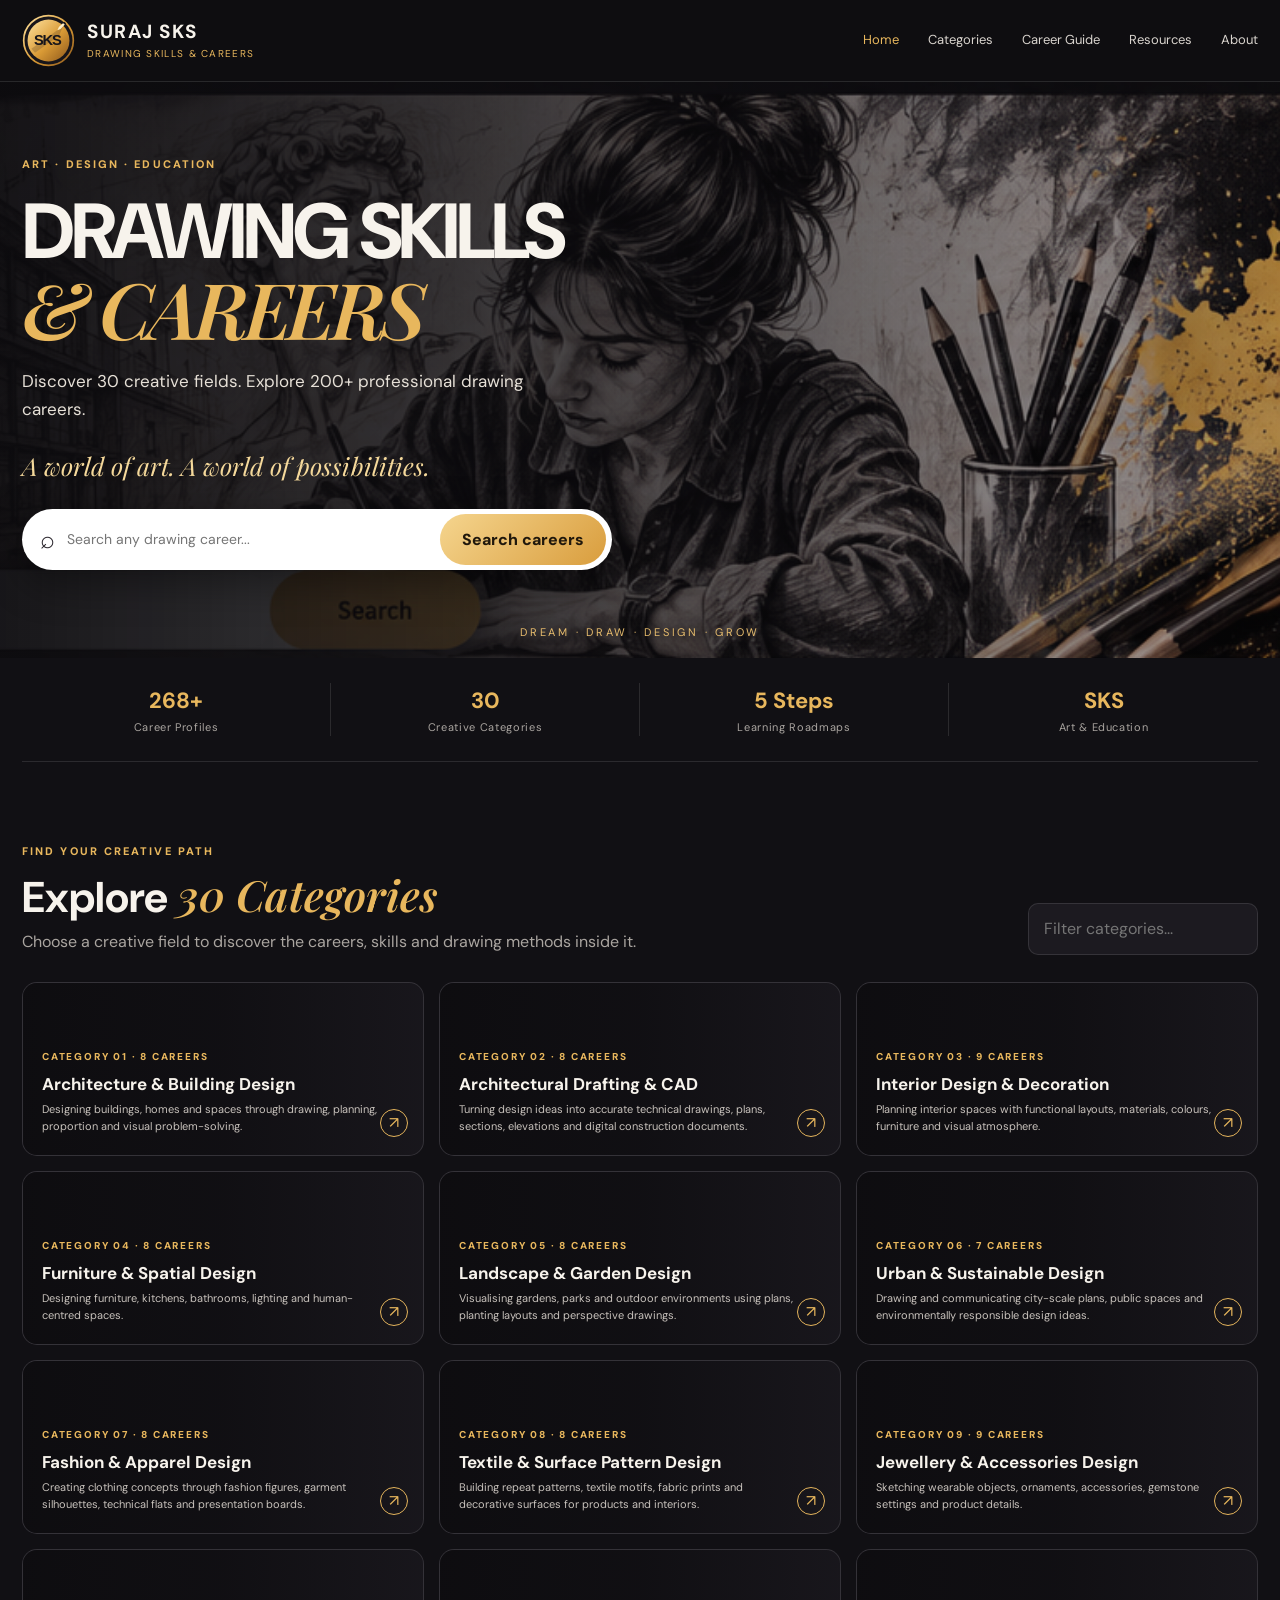
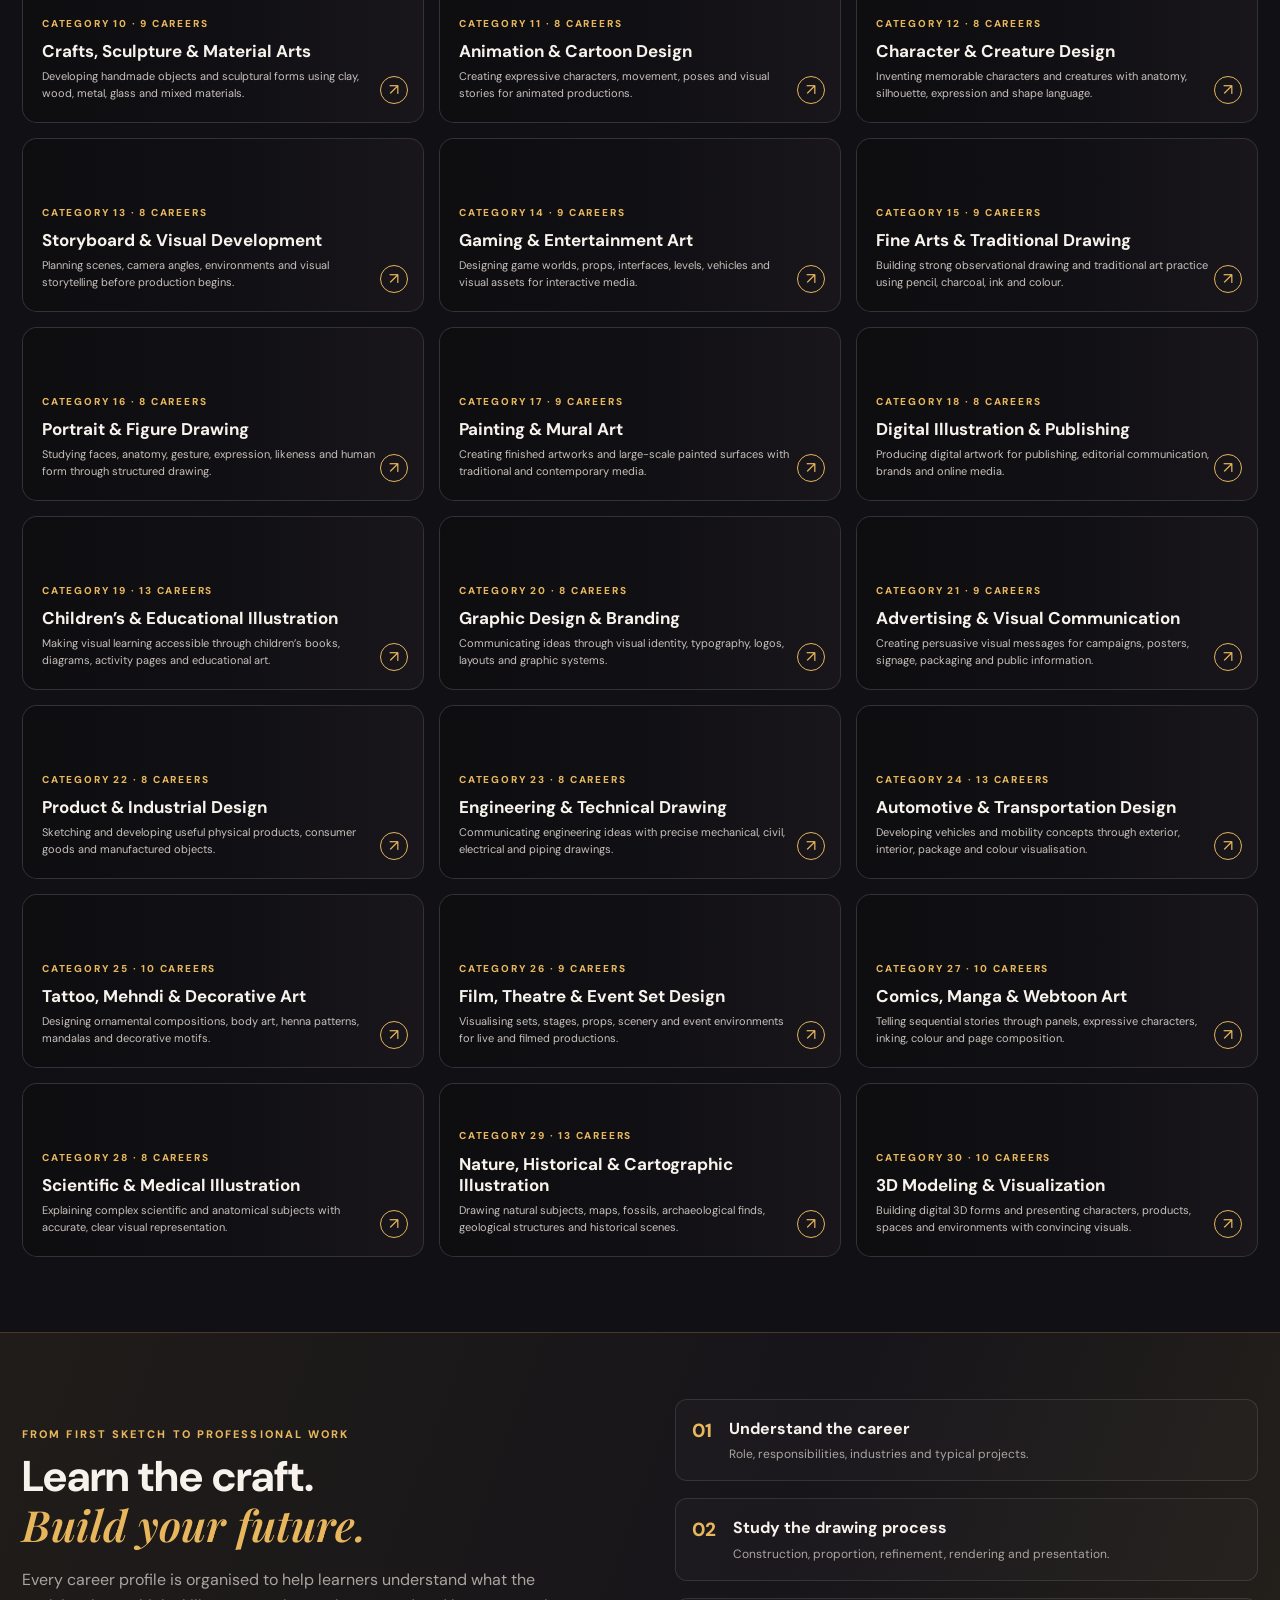
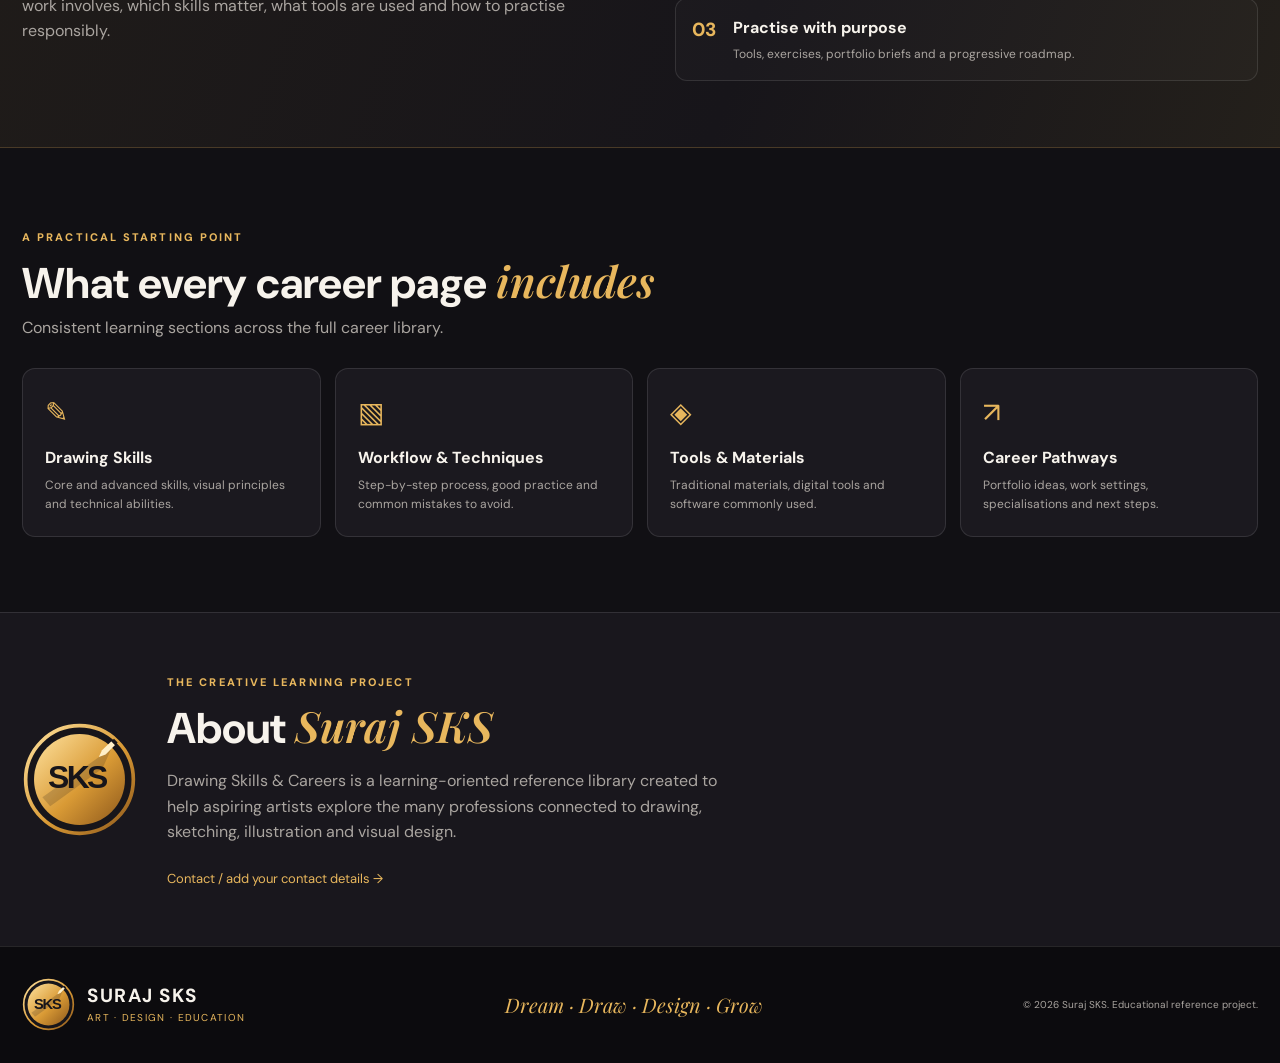
<file: index.html>
<!doctype html>
<html lang="en">
<head>
  <meta charset="utf-8"><meta name="viewport" content="width=device-width,initial-scale=1">
  <meta name="description" content="Explore drawing, sketching, illustration and design careers with Suraj SKS. Discover 30 creative categories, skills, tools and learning roadmaps.">
  <meta name="theme-color" content="#111014">
  <title>SURAJ SKS | Drawing Skills & Careers</title>
  <link rel="icon" href="assets/sks-logo.svg" type="image/svg+xml">
  <link rel="preconnect" href="https://fonts.googleapis.com"><link rel="preconnect" href="https://fonts.gstatic.com" crossorigin>
  <link href="https://fonts.googleapis.com/css2?family=DM+Sans:wght@400;500;600;700;800&family=Playfair+Display:wght@600;700&display=swap" rel="stylesheet">
  <link rel="stylesheet" href="styles.css">
</head>
<body>
<header class="site-header"><a class="brand" href="index.html"><img src="assets/sks-logo.svg" alt="SKS logo"><span><b>SURAJ SKS</b><small>DRAWING SKILLS & CAREERS</small></span></a>
<nav class="desktop-nav"><a class="active" href="#home">Home</a><a href="#categories">Categories</a><a href="#how-it-works">Career Guide</a><a href="#resources">Resources</a><a href="#about">About</a></nav><button class="menu-toggle" aria-label="Open menu">☰</button></header>
<main>
<section class="hero" id="home"><div class="hero-image"></div><div class="hero-content"><span class="eyebrow">ART · DESIGN · EDUCATION</span><h1>DRAWING SKILLS<br><em>& CAREERS</em></h1><p>Discover 30 creative fields. Explore 200+ professional drawing careers.</p><div class="hero-script">A world of art. A world of possibilities.</div><form class="search-form" id="search-form"><span>⌕</span><input id="career-search" type="search" placeholder="Search any drawing career..." aria-label="Search drawing careers"><button>Search careers</button></form></div><div class="hero-note">DREAM · DRAW · DESIGN · GROW</div></section>
<section class="stats wrap"><div><b id="career-count">200+</b><span>Career Profiles</span></div><div><b>30</b><span>Creative Categories</span></div><div><b>5 Steps</b><span>Learning Roadmaps</span></div><div><b>SKS</b><span>Art & Education</span></div></section>
<section class="section wrap" id="categories"><div class="section-heading"><div><span class="eyebrow">FIND YOUR CREATIVE PATH</span><h2>Explore <em>30 Categories</em></h2><p>Choose a creative field to discover the careers, skills and drawing methods inside it.</p></div><div class="category-tools"><input id="category-filter" type="search" placeholder="Filter categories..."></div></div><div class="category-grid" id="category-grid"></div><div class="empty-state hidden" id="category-empty">No categories match your search.</div></section>
<section class="feature-band" id="how-it-works"><div class="wrap feature-inner"><div><span class="eyebrow">FROM FIRST SKETCH TO PROFESSIONAL WORK</span><h2>Learn the craft.<br><em>Build your future.</em></h2><p>Every career profile is organised to help learners understand what the work involves, which skills matter, what tools are used and how to practise responsibly.</p></div><div class="feature-list"><article><i>01</i><div><b>Understand the career</b><span>Role, responsibilities, industries and typical projects.</span></div></article><article><i>02</i><div><b>Study the drawing process</b><span>Construction, proportion, refinement, rendering and presentation.</span></div></article><article><i>03</i><div><b>Practise with purpose</b><span>Tools, exercises, portfolio briefs and a progressive roadmap.</span></div></article></div></div></section>
<section class="section wrap" id="resources"><div class="section-heading"><div><span class="eyebrow">A PRACTICAL STARTING POINT</span><h2>What every career page <em>includes</em></h2><p>Consistent learning sections across the full career library.</p></div></div><div class="resource-grid"><article><span>✎</span><h3>Drawing Skills</h3><p>Core and advanced skills, visual principles and technical abilities.</p></article><article><span>▧</span><h3>Workflow & Techniques</h3><p>Step-by-step process, good practice and common mistakes to avoid.</p></article><article><span>◈</span><h3>Tools & Materials</h3><p>Traditional materials, digital tools and software commonly used.</p></article><article><span>↗</span><h3>Career Pathways</h3><p>Portfolio ideas, work settings, specialisations and next steps.</p></article></div></section>
<section class="about-section" id="about"><div class="wrap about-inner"><img src="assets/sks-logo.svg" alt="SKS emblem"><div><span class="eyebrow">THE CREATIVE LEARNING PROJECT</span><h2>About <em>Suraj SKS</em></h2><p>Drawing Skills & Careers is a learning-oriented reference library created to help aspiring artists explore the many professions connected to drawing, sketching, illustration and visual design.</p><a class="text-link" href="mailto:hello@example.com">Contact / add your contact details →</a></div></div></section>
</main>
<footer><div class="wrap footer-inner"><a class="brand" href="#home"><img src="assets/sks-logo.svg" alt="SKS"><span><b>SURAJ SKS</b><small>ART · DESIGN · EDUCATION</small></span></a><p>Dream · Draw · Design · Grow</p><small>© <span id="year"></span> Suraj SKS. Educational reference project.</small></div></footer>
<script src="data.js"></script><script src="app.js"></script>
</body></html>
</file>
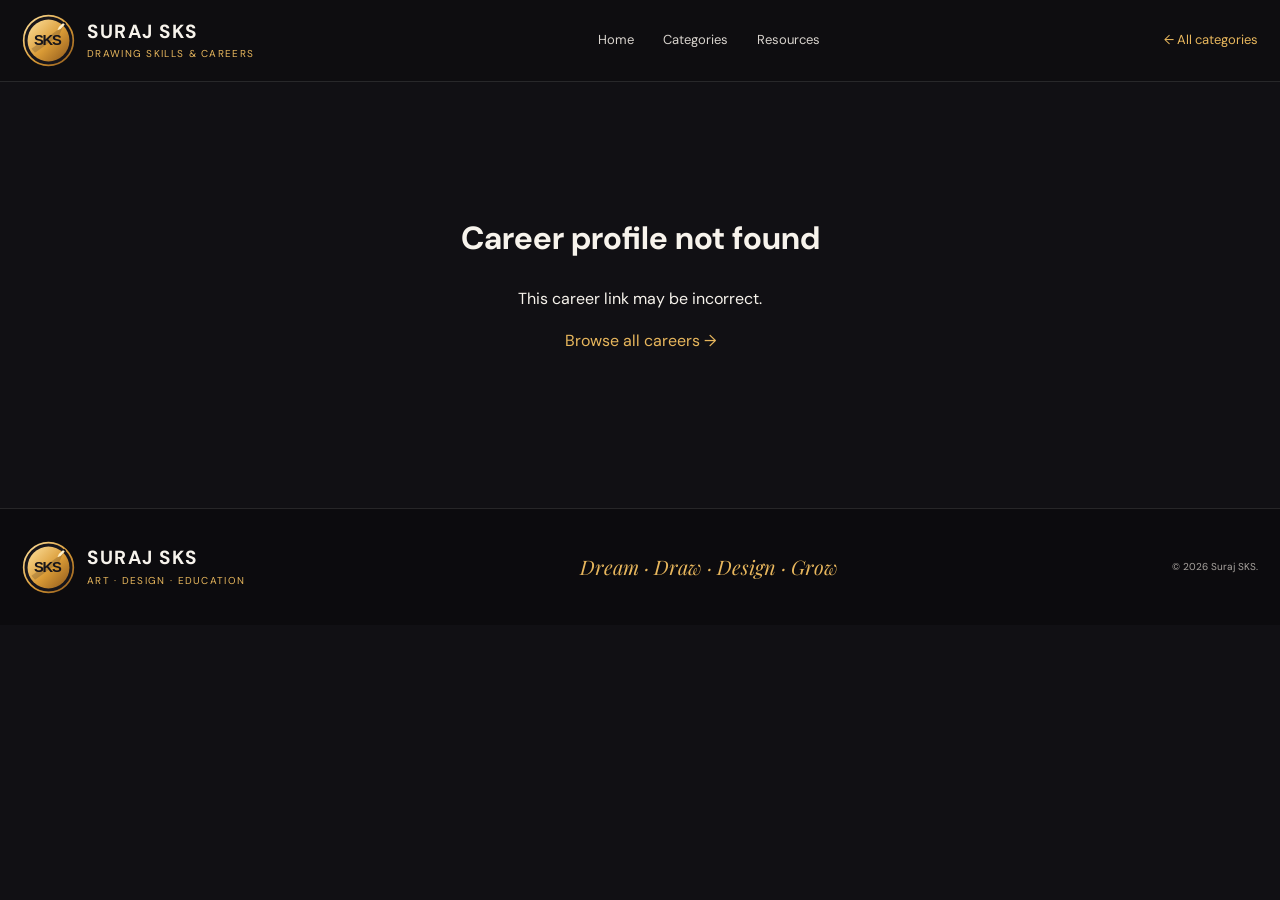
<file: career.html>
<!doctype html><html lang="en"><head><meta charset="utf-8"><meta name="viewport" content="width=device-width,initial-scale=1"><meta name="description" content="Explore drawing career skills, tools, workflows and learning roadmaps with Suraj SKS."><meta name="theme-color" content="#111014"><title>Career Profile | SURAJ SKS</title><link rel="icon" href="assets/sks-logo.svg" type="image/svg+xml"><link rel="preconnect" href="https://fonts.googleapis.com"><link rel="preconnect" href="https://fonts.gstatic.com" crossorigin><link href="https://fonts.googleapis.com/css2?family=DM+Sans:wght@400;500;600;700;800&family=Playfair+Display:wght@600;700&display=swap" rel="stylesheet"><link rel="stylesheet" href="styles.css"></head><body>
<header class="site-header"><a class="brand" href="index.html"><img src="assets/sks-logo.svg" alt="SKS logo"><span><b>SURAJ SKS</b><small>DRAWING SKILLS & CAREERS</small></span></a><nav class="desktop-nav"><a href="index.html">Home</a><a href="index.html#categories">Categories</a><a href="index.html#resources">Resources</a></nav><a class="back-link" href="index.html#categories">← All categories</a></header>
<main id="career-page" class="career-page wrap"><div class="loading">Loading career profile…</div></main><footer><div class="wrap footer-inner"><a class="brand" href="index.html"><img src="assets/sks-logo.svg" alt="SKS"><span><b>SURAJ SKS</b><small>ART · DESIGN · EDUCATION</small></span></a><p>Dream · Draw · Design · Grow</p><small>© <span id="year"></span> Suraj SKS.</small></div></footer><script src="data.js"></script><script src="career.js"></script></body></html>
</file>
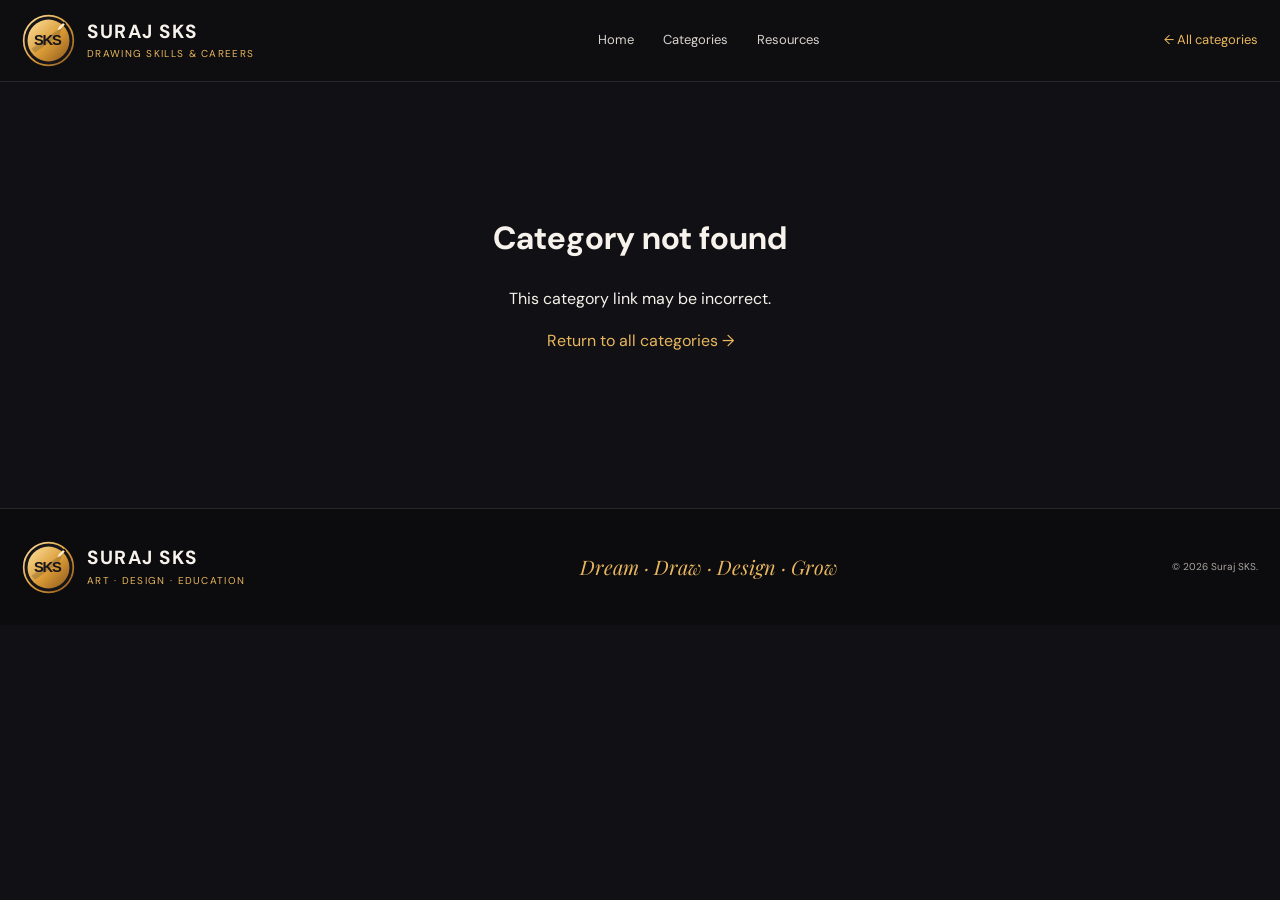
<file: category.html>
<!doctype html><html lang="en"><head><meta charset="utf-8"><meta name="viewport" content="width=device-width,initial-scale=1"><meta name="description" content="Explore careers in this drawing and design category with Suraj SKS."><meta name="theme-color" content="#111014"><title>Category | SURAJ SKS</title><link rel="icon" href="assets/sks-logo.svg" type="image/svg+xml"><link rel="preconnect" href="https://fonts.googleapis.com"><link rel="preconnect" href="https://fonts.gstatic.com" crossorigin><link href="https://fonts.googleapis.com/css2?family=DM+Sans:wght@400;500;600;700;800&family=Playfair+Display:wght@600;700&display=swap" rel="stylesheet"><link rel="stylesheet" href="styles.css"></head><body><header class="site-header"><a class="brand" href="index.html"><img src="assets/sks-logo.svg" alt="SKS logo"><span><b>SURAJ SKS</b><small>DRAWING SKILLS & CAREERS</small></span></a><nav class="desktop-nav"><a href="index.html">Home</a><a href="index.html#categories">Categories</a><a href="index.html#resources">Resources</a></nav><a class="back-link" href="index.html#categories">← All categories</a></header><main class="wrap career-page" id="category-page"><div class="loading">Loading category…</div></main><footer><div class="wrap footer-inner"><a class="brand" href="index.html"><img src="assets/sks-logo.svg" alt="SKS"><span><b>SURAJ SKS</b><small>ART · DESIGN · EDUCATION</small></span></a><p>Dream · Draw · Design · Grow</p><small>© <span id="year"></span> Suraj SKS.</small></div></footer><script src="data.js"></script><script src="category.js"></script></body></html>
</file>
<file: styles.css>
:root{--bg:#111014;--panel:#1b191f;--panel2:#222027;--gold:#e8b75d;--gold2:#f5d99b;--text:#f7f3ec;--muted:#aaa5a0;--line:rgba(255,255,255,.11);--max:1240px}*{box-sizing:border-box}html{scroll-behavior:smooth}body{margin:0;background:var(--bg);color:var(--text);font-family:'DM Sans',sans-serif;line-height:1.6}a{color:inherit;text-decoration:none}button,input{font:inherit}.wrap{width:min(var(--max),calc(100% - 44px));margin:auto}.site-header{height:82px;padding:0 max(22px,calc((100vw - var(--max))/2));display:flex;align-items:center;justify-content:space-between;background:rgba(15,14,17,.96);border-bottom:1px solid var(--line);position:sticky;top:0;z-index:20;backdrop-filter:blur(16px)}.brand{display:flex;align-items:center;gap:12px;min-width:max-content}.brand img{width:53px;height:53px}.brand span{display:flex;flex-direction:column;line-height:1.2}.brand b{font-size:19px;letter-spacing:.08em}.brand small{font-size:10px;color:var(--gold);letter-spacing:.13em;margin-top:5px}.desktop-nav{display:flex;gap:29px;font-size:13px;color:#d9d4ce}.desktop-nav a:hover,.desktop-nav a.active{color:var(--gold)}.menu-toggle{display:none;background:none;border:0;color:white;font-size:24px}.back-link{color:var(--gold);font-size:13px}.hero{min-height:500px;position:relative;display:flex;align-items:center;overflow:hidden;background:#17151a}.hero-image{position:absolute;inset:0;background:linear-gradient(90deg,rgba(12,11,14,.95) 0%,rgba(12,11,14,.8) 36%,rgba(12,11,14,.25) 100%),url('assets/sks-hero-art.png') right center/cover no-repeat;opacity:.92}.hero-content{position:relative;z-index:1;width:min(var(--max),calc(100% - 44px));margin:0 auto;padding:68px 0 88px}.eyebrow{color:var(--gold);font-size:11px;font-weight:800;letter-spacing:.19em}.hero h1{font-size:clamp(44px,7vw,78px);line-height:.98;letter-spacing:-.055em;margin:18px 0 16px;font-weight:800}.hero h1 em,.section-heading h2 em,.feature-inner h2 em,.about-inner h2 em{font-family:'Playfair Display',serif;color:var(--gold);font-weight:600}.hero-content>p{font-size:17px;color:#e6e0d7;margin:0;max-width:540px}.hero-script{font-family:'Playfair Display',serif;font-style:italic;color:var(--gold2);font-size:25px;margin:23px 0}.search-form{display:flex;align-items:center;background:#fff;border-radius:40px;padding:5px 6px 5px 18px;max-width:590px;color:#27232a;box-shadow:0 12px 40px #0006}.search-form span{font-size:25px}.search-form input{border:0;outline:0;flex:1;min-width:0;padding:12px;color:#222;background:transparent;font-size:14px}.search-form button,.gold-button{border:0;border-radius:30px;background:linear-gradient(135deg,#f5d58e,#d99d3d);color:#20180c;font-weight:800;padding:13px 22px;cursor:pointer}.hero-note{position:absolute;bottom:17px;left:50%;transform:translateX(-50%);color:#e8bd6d;letter-spacing:.25em;font-size:11px;white-space:nowrap}.stats{display:grid;grid-template-columns:repeat(4,1fr);padding:25px 0;border-bottom:1px solid var(--line)}.stats div{text-align:center;border-right:1px solid var(--line);display:flex;flex-direction:column}.stats div:last-child{border:0}.stats b{font-size:22px;color:var(--gold)}.stats span{font-size:11px;color:var(--muted);letter-spacing:.06em}.section{padding:75px 0}.section-heading{display:flex;align-items:end;justify-content:space-between;gap:24px;margin-bottom:27px}.section-heading h2,.feature-inner h2,.about-inner h2{font-size:clamp(30px,4vw,43px);line-height:1.1;margin:8px 0}.section-heading p{color:var(--muted);margin:8px 0 0}.category-tools input{background:#1c1a20;border:1px solid var(--line);border-radius:10px;color:#fff;padding:12px 15px;width:230px;outline:none}.category-grid{display:grid;grid-template-columns:repeat(3,1fr);gap:15px}.category-card{min-height:174px;position:relative;border:1px solid var(--line);border-radius:15px;overflow:hidden;background:var(--panel);display:flex;align-items:end;transition:.25s;isolation:isolate}.category-card:hover{transform:translateY(-4px);border-color:#d6a44e;box-shadow:0 14px 35px #0005}.category-card:before{content:'';position:absolute;inset:0;background:linear-gradient(90deg,rgba(13,12,15,.95) 0%,rgba(13,12,15,.76) 50%,rgba(13,12,15,.2) 100%),var(--card-image) center/cover;z-index:-1;transition:.4s}.category-card:hover:before{transform:scale(1.05)}.card-content{padding:19px;width:100%}.card-number{font-size:10px;letter-spacing:.18em;color:var(--gold);font-weight:800}.category-card h3{font-size:17px;line-height:1.25;margin:7px 35px 5px 0}.category-card p{font-size:11px;color:#c8c2bc;margin:0;max-width:340px}.card-arrow{position:absolute;right:15px;bottom:18px;border:1px solid #e4b45c;border-radius:50%;width:28px;height:28px;display:grid;place-items:center;color:var(--gold)}.empty-state{padding:35px;text-align:center;color:var(--muted)}.hidden{display:none!important}.feature-band{background:linear-gradient(110deg,#201c19,#17151a 60%,#24201b);border-block:1px solid #493a27;padding:66px 0}.feature-inner{display:grid;grid-template-columns:1fr 1fr;gap:70px;align-items:center}.feature-inner p,.about-inner p{color:var(--muted);max-width:550px}.feature-list{display:grid;gap:17px}.feature-list article{display:flex;gap:17px;padding:16px;border:1px solid var(--line);border-radius:12px;background:#ffffff05}.feature-list i{font-style:normal;color:var(--gold);font-weight:800;font-size:19px}.feature-list b,.feature-list span{display:block}.feature-list span{font-size:12px;color:var(--muted);margin-top:4px}.resource-grid{display:grid;grid-template-columns:repeat(4,1fr);gap:14px}.resource-grid article{padding:22px;border:1px solid var(--line);background:var(--panel);border-radius:13px}.resource-grid article>span{font-size:28px;color:var(--gold)}.resource-grid h3{font-size:16px;margin:10px 0 5px}.resource-grid p{font-size:12px;color:var(--muted);margin:0}.about-section{padding:55px 0;background:#19171d;border-top:1px solid var(--line)}.about-inner{display:flex;gap:30px;align-items:center}.about-inner>img{width:115px}.text-link{display:inline-block;color:var(--gold);font-size:13px;margin-top:8px}footer{border-top:1px solid var(--line);padding:22px 0;background:#0c0b0e}.footer-inner{display:flex;align-items:center;justify-content:space-between;gap:20px}.footer-inner>p{font-family:'Playfair Display',serif;font-style:italic;color:var(--gold);font-size:20px}.footer-inner>small{color:var(--muted);font-size:10px}.career-page{padding-top:30px;padding-bottom:75px}.breadcrumbs{color:var(--muted);font-size:12px;margin:8px 0 22px}.breadcrumbs a{color:var(--gold)}.career-hero{position:relative;min-height:330px;border:1px solid var(--line);border-radius:18px;overflow:hidden;display:flex;align-items:end;background:#211e23;margin-bottom:30px}.career-hero:before{content:'';position:absolute;inset:0;background:linear-gradient(90deg,#111014 0%,rgba(17,16,20,.8) 43%,rgba(17,16,20,.12)),var(--career-image) center/cover}.career-hero-content{position:relative;padding:35px;max-width:720px}.career-hero h1{font-size:clamp(34px,5vw,57px);line-height:1.03;margin:10px 0}.career-hero p{color:#e0d9d0;max-width:610px}.pill{display:inline-flex;padding:6px 11px;border:1px solid #b88c4c;border-radius:30px;color:var(--gold2);font-size:10px;letter-spacing:.08em;text-transform:uppercase}.career-layout{display:grid;grid-template-columns:minmax(0,1fr) 270px;gap:24px}.career-main{min-width:0}.content-card{border:1px solid var(--line);background:var(--panel);border-radius:14px;padding:24px;margin-bottom:17px}.content-card h2{font-size:22px;margin:0 0 12px}.content-card h2 span{color:var(--gold);margin-right:9px}.content-card p,.content-card li{color:#c7c1bb;font-size:13px}.content-card ul{padding-left:20px}.skill-chips{display:flex;flex-wrap:wrap;gap:8px}.skill-chips span{padding:8px 11px;background:#2a2520;border:1px solid #55432a;border-radius:30px;color:#e9c783;font-size:11px}.steps{display:grid;gap:12px}.step{display:grid;grid-template-columns:42px 1fr;gap:13px;align-items:start}.step b{display:grid;place-items:center;width:36px;height:36px;border-radius:50%;background:#382b1b;color:var(--gold)}.step h3{margin:1px 0 3px;font-size:14px}.step p{margin:0}.do-dont{display:grid;grid-template-columns:1fr 1fr;gap:12px}.do-dont article{padding:16px;border-radius:11px;background:#1c2922;border:1px solid #315642}.do-dont article:last-child{background:#2b2020;border-color:#65403d}.do-dont h3{font-size:14px;margin:0 0 8px}.do-dont ul{margin:0;padding-left:18px}.do-dont li{font-size:12px}.gallery{display:grid;grid-template-columns:repeat(3,1fr);gap:10px}.gallery img{width:100%;height:150px;object-fit:cover;border-radius:10px;border:1px solid var(--line)}.sidebar-card{position:sticky;top:100px;border:1px solid var(--line);border-radius:14px;padding:19px;background:#19171d;height:max-content}.sidebar-card h3{margin:0 0 12px}.sidebar-card a{display:block;padding:9px 0;color:#c9c2bb;font-size:12px;border-bottom:1px solid var(--line)}.sidebar-card a:hover{color:var(--gold)}.related-list{display:grid;gap:8px}.related-list a{padding:10px 12px;border:1px solid var(--line);border-radius:9px;font-size:12px;color:#ddd}.loading{padding:90px;text-align:center;color:var(--muted)}.career-not-found{text-align:center;padding:80px 20px}.career-not-found a{color:var(--gold)}
@media(max-width:900px){.desktop-nav{gap:15px}.category-grid{grid-template-columns:repeat(2,1fr)}.resource-grid{grid-template-columns:repeat(2,1fr)}.career-layout{grid-template-columns:1fr}.sidebar-card{position:static}.feature-inner{gap:30px}}@media(max-width:650px){.wrap{width:calc(100% - 30px)}.site-header{height:70px;padding:0 15px}.brand img{width:45px;height:45px}.brand b{font-size:15px}.brand small{font-size:8px}.desktop-nav{display:none;position:absolute;top:69px;left:0;right:0;background:#17151a;padding:18px;flex-direction:column;border-bottom:1px solid var(--line)}.desktop-nav.open{display:flex}.menu-toggle{display:block}.back-link{font-size:11px}.hero{min-height:470px}.hero-content{width:calc(100% - 30px);padding:55px 0 85px}.hero-content>p{font-size:14px}.hero-script{font-size:20px}.search-form{padding-left:13px}.search-form input{font-size:12px;padding:10px 5px}.search-form button{padding:11px 13px;font-size:11px}.hero-note{font-size:9px}.stats{grid-template-columns:repeat(2,1fr);gap:16px}.stats div:nth-child(2){border:0}.stats b{font-size:19px}.section{padding:52px 0}.section-heading{align-items:start;flex-direction:column}.category-tools,.category-tools input{width:100%}.category-grid{grid-template-columns:1fr;gap:10px}.category-card{min-height:145px}.category-card h3{font-size:16px}.feature-inner{grid-template-columns:1fr}.resource-grid{grid-template-columns:1fr 1fr}.about-inner{align-items:flex-start}.about-inner>img{width:72px}.footer-inner{flex-wrap:wrap}.footer-inner>p{order:3;width:100%;margin:0;font-size:17px}.career-hero{min-height:300px}.career-hero-content{padding:23px}.career-hero p{font-size:13px}.content-card{padding:18px}.do-dont{grid-template-columns:1fr}.gallery img{height:100px}}

/* Career profile improvements */
.career-gallery figure{margin:0;min-width:0}
.career-gallery img{height:220px;display:block}
.career-gallery figcaption{font-size:11px;color:#c9c2bb;padding:8px 2px}
.career-sidebar{position:sticky;top:96px;align-self:start}
.career-sidebar .content-card{padding:17px}
.career-sidebar a{display:block;color:#d6cfc7;font-size:12px;text-decoration:none;padding:9px 0;border-bottom:1px solid var(--line)}
.career-sidebar a:hover{color:var(--gold)}
.career-choice-card{background-image:linear-gradient(0deg,rgba(12,10,14,.94),rgba(12,10,14,.18)),var(--card-image);background-position:center;background-size:cover}
@media(max-width:850px){.career-layout{grid-template-columns:1fr}.career-sidebar{position:static;display:grid;grid-template-columns:1fr 1fr;gap:12px}}
@media(max-width:560px){.career-sidebar{grid-template-columns:1fr}.career-gallery img{height:150px}}
</file>
